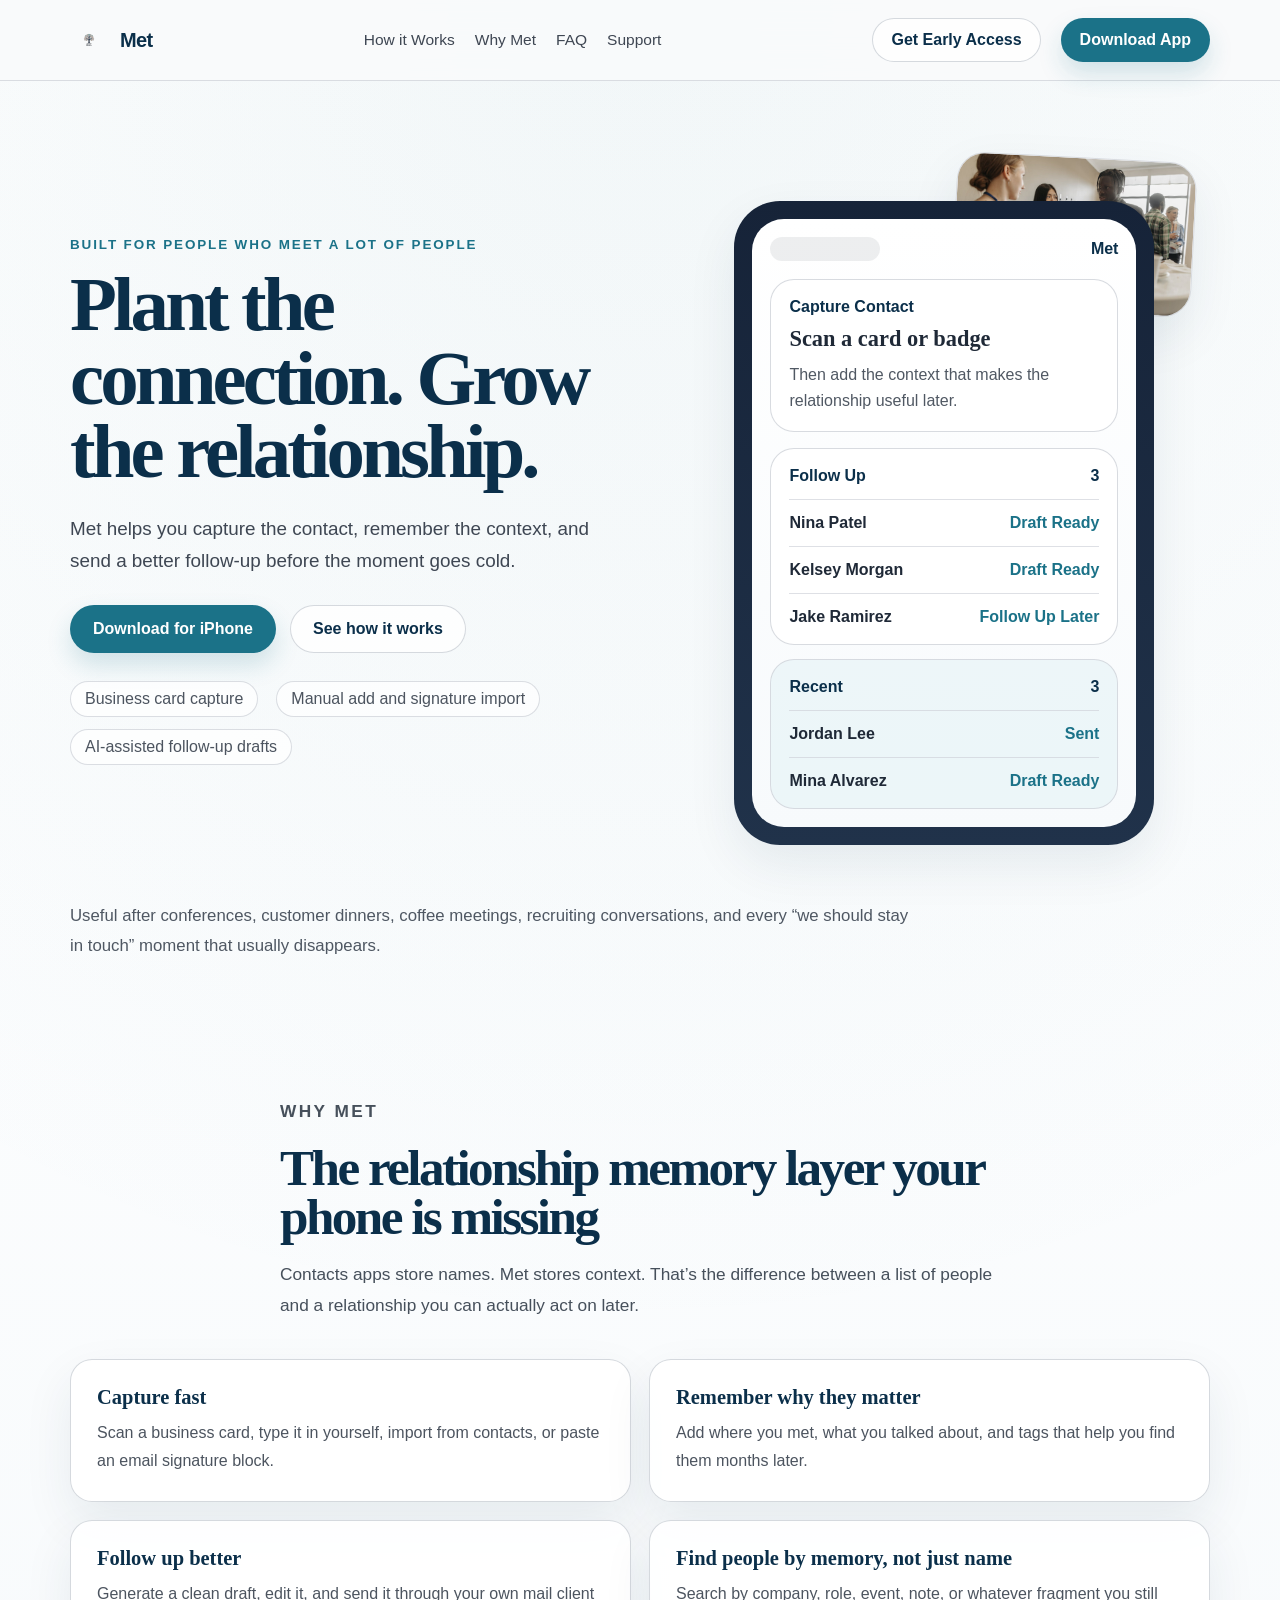
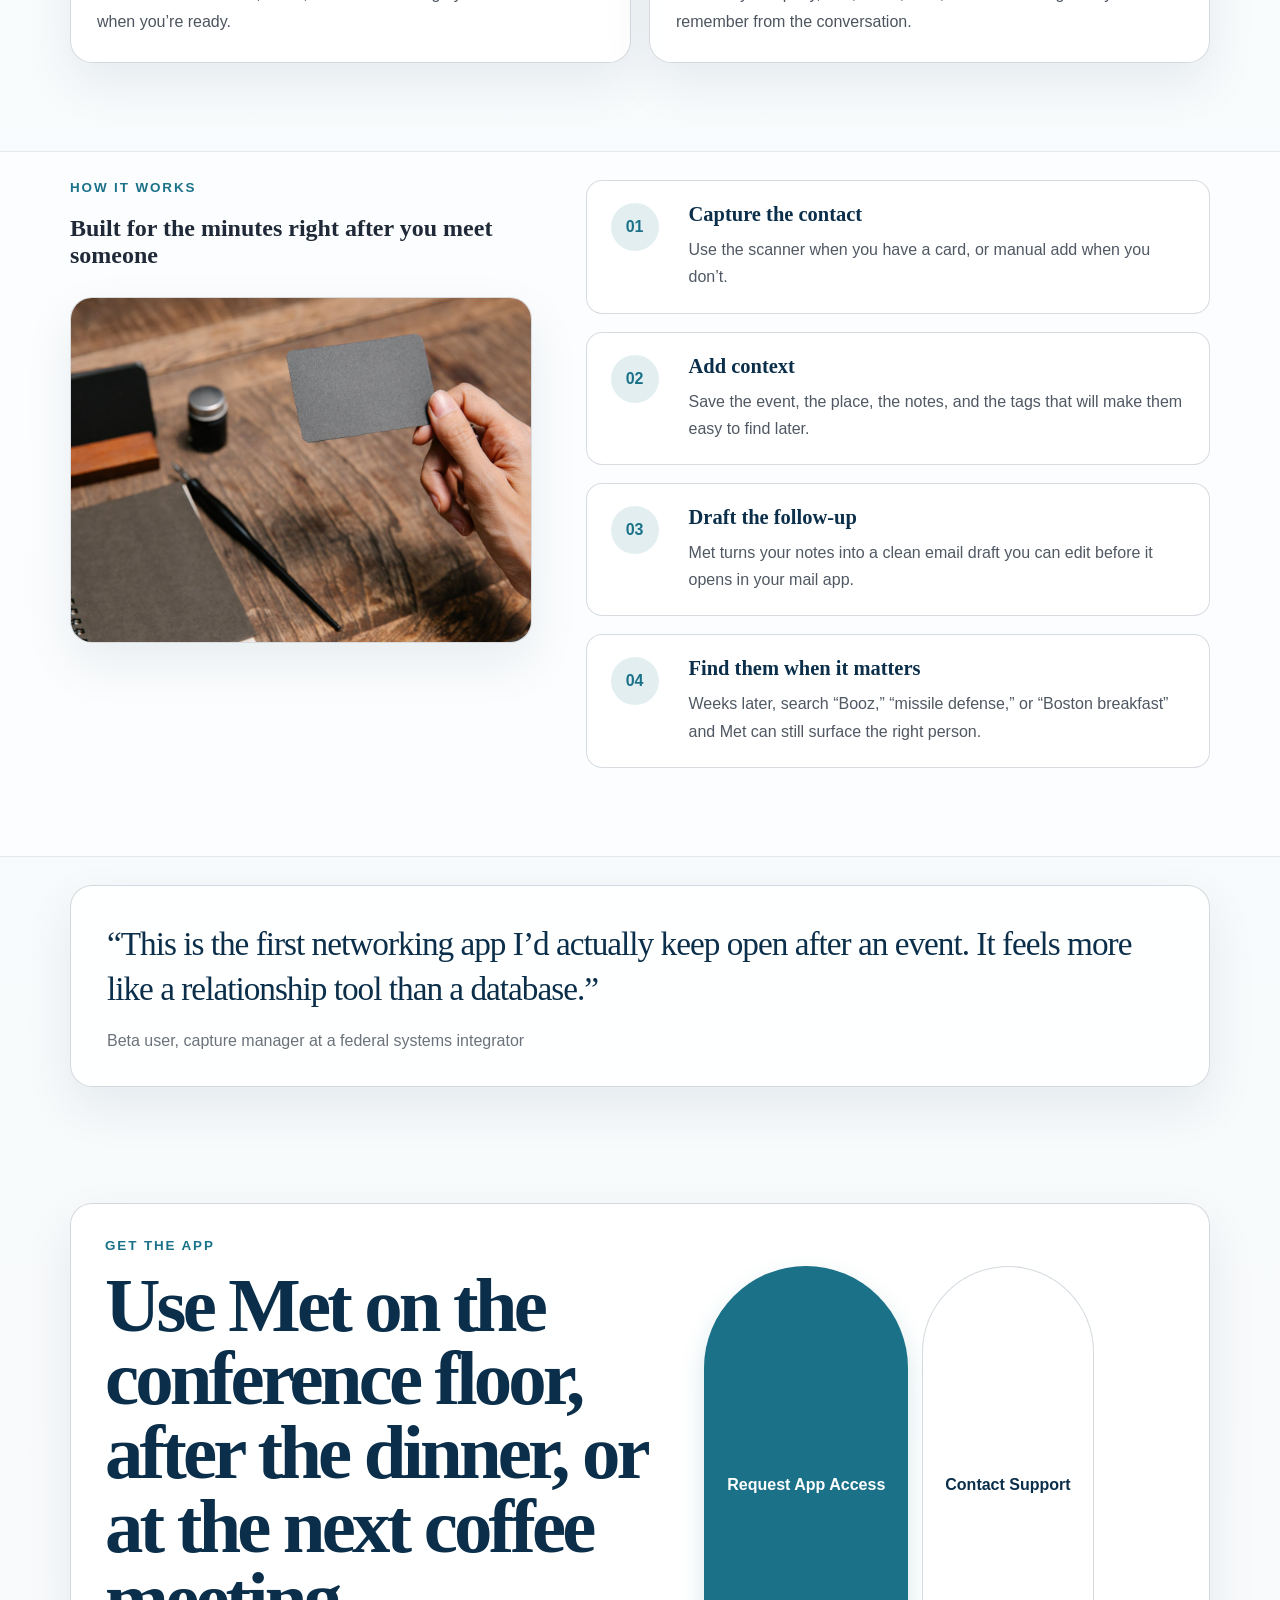
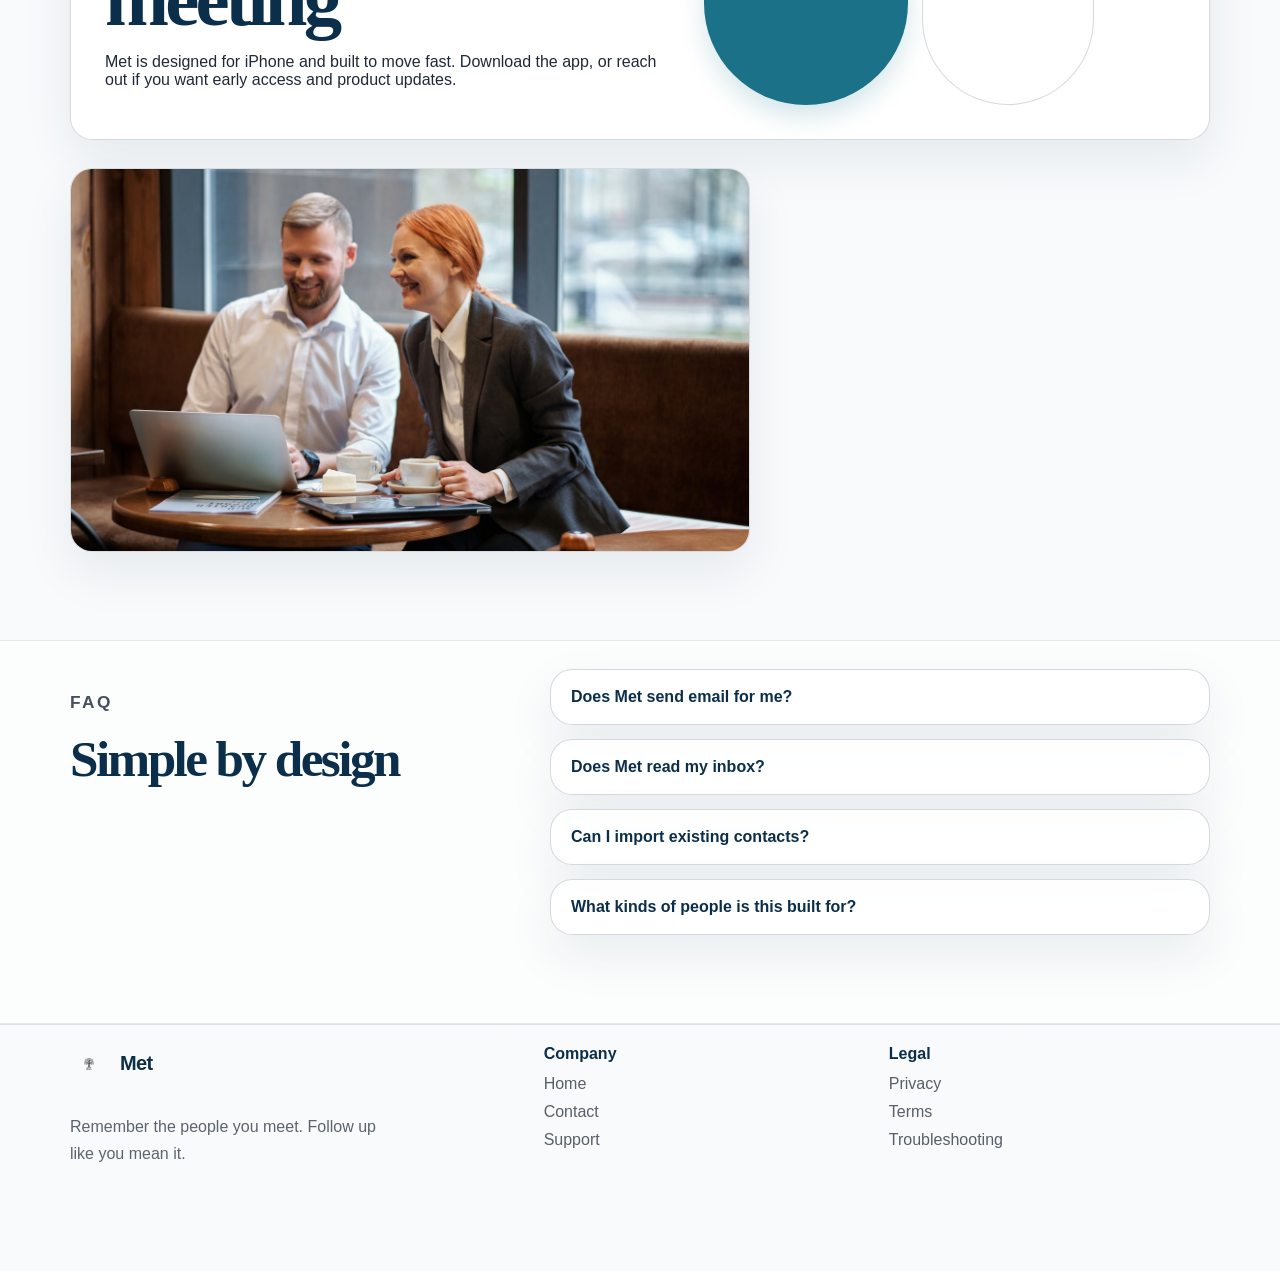
<file: index.html>
<!DOCTYPE html>
<html lang="en">
  <head>
    <meta charset="UTF-8" />
    <meta name="viewport" content="width=device-width, initial-scale=1.0" />
    <title>Met | Plant the connection. Grow the relationship.</title>
    <meta
      name="description"
      content="Met helps you capture contacts, remember the context, and follow up while it still matters."
    />
    <meta
      name="keywords"
      content="networking app, relationship follow-up app, business card scanner, contact follow-up, conference networking, capture manager CRM"
    />
    <meta name="author" content="Met" />
    <link rel="canonical" href="https://mettree.com/" />
    <meta property="og:title" content="Met | Plant the connection. Grow the relationship." />
    <meta
      property="og:description"
      content="Remember the people you meet. Follow up like you mean it."
    />
    <meta property="og:type" content="website" />
    <meta property="og:url" content="https://mettree.com/" />
    <meta property="og:image" content="https://mettree.com/assets/og-card.svg" />
    <meta name="twitter:card" content="summary_large_image" />
    <meta name="twitter:title" content="Met | Plant the connection. Grow the relationship." />
    <meta
      name="twitter:description"
      content="Capture contacts. Add context. Follow up while it’s still fresh."
    />
    <meta name="theme-color" content="#0B2F4A" />
    <link rel="icon" href="/assets/favicon.svg" type="image/svg+xml" />
    <link rel="stylesheet" href="/styles.css" />
    <script defer src="/analytics.js"></script>
    <script type="application/ld+json">
      {
        "@context": "https://schema.org",
        "@type": "SoftwareApplication",
        "name": "Met",
        "applicationCategory": "BusinessApplication",
        "operatingSystem": "iOS",
        "description": "Met helps professionals capture contacts, preserve meeting context, and draft better follow-up emails.",
        "url": "https://mettree.com/",
        "offers": {
          "@type": "Offer",
          "price": "0",
          "priceCurrency": "USD"
        },
        "publisher": {
          "@type": "Organization",
          "name": "Met"
        }
      }
    </script>
  </head>
  <body>
    <div class="site-shell">
      <header class="site-header">
        <div class="container nav-row">
          <a class="brand" href="/">
            <img src="/assets/met-mark.svg" alt="Met logo" class="brand-mark" />
            <span class="brand-name">Met</span>
          </a>

          <nav class="site-nav" aria-label="Primary">
            <a href="#how-it-works">How it Works</a>
            <a href="#why-met">Why Met</a>
            <a href="#faq">FAQ</a>
            <a href="/support/">Support</a>
          </nav>

          <div class="nav-actions">
            <a class="button button-secondary" href="mailto:hello@mettree.com?subject=Met%20for%20iPhone">
              Get Early Access
            </a>
            <a class="button button-primary" href="#download">Download App</a>
          </div>
        </div>
      </header>

      <main>
        <section class="hero">
          <div class="container hero-grid">
            <div class="hero-copy">
              <p class="eyebrow">Built for people who meet a lot of people</p>
              <h1>Plant the connection. Grow the relationship.</h1>
              <p class="hero-subhead">
                Met helps you capture the contact, remember the context, and send a better follow-up before the moment goes cold.
              </p>
              <div class="hero-actions">
                <a class="button button-primary button-large" href="#download">Download for iPhone</a>
                <a class="button button-secondary button-large" href="#how-it-works">See how it works</a>
              </div>
              <ul class="trust-strip">
                <li>Business card capture</li>
                <li>Manual add and signature import</li>
                <li>AI-assisted follow-up drafts</li>
              </ul>
            </div>

            <div class="hero-art" aria-hidden="true">
              <div class="hero-stack">
                <div class="photo-card photo-card-top">
                  <img
                    src="/assets/photos/networking-event.jpg"
                    alt="Professionals networking at a business event"
                    class="supporting-photo"
                  />
                </div>
                <div class="phone-frame">
                  <div class="phone-screen">
                    <div class="phone-header">
                      <span class="phone-pill"></span>
                      <span class="phone-title">Met</span>
                    </div>
                    <div class="phone-card">
                      <div class="phone-card-label">Capture Contact</div>
                      <div class="phone-card-title">Scan a card or badge</div>
                      <div class="phone-card-copy">Then add the context that makes the relationship useful later.</div>
                    </div>
                    <div class="phone-panel">
                      <div class="panel-header">
                        <span>Follow Up</span>
                        <span>3</span>
                      </div>
                      <div class="panel-row">
                        <strong>Nina Patel</strong>
                        <span>Draft Ready</span>
                      </div>
                      <div class="panel-row">
                        <strong>Kelsey Morgan</strong>
                        <span>Draft Ready</span>
                      </div>
                      <div class="panel-row">
                        <strong>Jake Ramirez</strong>
                        <span>Follow Up Later</span>
                      </div>
                    </div>
                    <div class="phone-panel muted">
                      <div class="panel-header">
                        <span>Recent</span>
                        <span>3</span>
                      </div>
                      <div class="panel-row">
                        <strong>Jordan Lee</strong>
                        <span>Sent</span>
                      </div>
                      <div class="panel-row">
                        <strong>Mina Alvarez</strong>
                        <span>Draft Ready</span>
                      </div>
                    </div>
                  </div>
                </div>
              </div>
            </div>
          </div>
        </section>

        <section class="logo-band">
          <div class="container">
            <p class="logo-band-copy">
              Useful after conferences, customer dinners, coffee meetings, recruiting conversations, and every “we should stay in touch” moment that usually disappears.
            </p>
          </div>
        </section>

        <section class="section" id="why-met">
          <div class="container section-intro">
            <p class="eyebrow">Why Met</p>
            <h2>The relationship memory layer your phone is missing</h2>
            <p>
              Contacts apps store names. Met stores context. That’s the difference between a list of people and a relationship you can actually act on later.
            </p>
          </div>

          <div class="container feature-grid">
            <article class="feature-card">
              <h3>Capture fast</h3>
              <p>Scan a business card, type it in yourself, import from contacts, or paste an email signature block.</p>
            </article>
            <article class="feature-card">
              <h3>Remember why they matter</h3>
              <p>Add where you met, what you talked about, and tags that help you find them months later.</p>
            </article>
            <article class="feature-card">
              <h3>Follow up better</h3>
              <p>Generate a clean draft, edit it, and send it through your own mail client when you’re ready.</p>
            </article>
            <article class="feature-card">
              <h3>Find people by memory, not just name</h3>
              <p>Search by company, role, event, note, or whatever fragment you still remember from the conversation.</p>
            </article>
          </div>
        </section>

        <section class="section section-alt" id="how-it-works">
          <div class="container split-layout">
            <div>
              <p class="eyebrow">How it Works</p>
              <h2>Built for the minutes right after you meet someone</h2>
              <div class="section-photo-frame">
                <img
                  src="/assets/photos/business-card.jpg"
                  alt="A business card being held over a desk"
                  class="section-photo"
                />
              </div>
            </div>
            <div class="steps">
              <article class="step">
                <span class="step-number">01</span>
                <div>
                  <h3>Capture the contact</h3>
                  <p>Use the scanner when you have a card, or manual add when you don’t.</p>
                </div>
              </article>
              <article class="step">
                <span class="step-number">02</span>
                <div>
                  <h3>Add context</h3>
                  <p>Save the event, the place, the notes, and the tags that will make them easy to find later.</p>
                </div>
              </article>
              <article class="step">
                <span class="step-number">03</span>
                <div>
                  <h3>Draft the follow-up</h3>
                  <p>Met turns your notes into a clean email draft you can edit before it opens in your mail app.</p>
                </div>
              </article>
              <article class="step">
                <span class="step-number">04</span>
                <div>
                  <h3>Find them when it matters</h3>
                  <p>Weeks later, search “Booz,” “missile defense,” or “Boston breakfast” and Met can still surface the right person.</p>
                </div>
              </article>
            </div>
          </div>
        </section>

        <section class="section">
          <div class="container quote-card">
            <p class="quote">
              “This is the first networking app I’d actually keep open after an event. It feels more like a relationship tool than a database.”
            </p>
            <p class="quote-attribution">Beta user, capture manager at a federal systems integrator</p>
          </div>
        </section>

        <section class="section" id="download">
          <div class="container cta-panel">
            <div>
              <p class="eyebrow">Get the app</p>
              <h2>Use Met on the conference floor, after the dinner, or at the next coffee meeting</h2>
              <p>
                Met is designed for iPhone and built to move fast. Download the app, or reach out if you want early access and product updates.
              </p>
            </div>
            <div class="cta-actions">
              <a class="button button-primary button-large" href="mailto:hello@mettree.com?subject=Met%20App%20Access">
                Request App Access
              </a>
              <a class="button button-secondary button-large" href="mailto:support@mettree.com?subject=Met%20Support">
                Contact Support
              </a>
            </div>
          </div>
          <div class="container cta-photo-row">
            <div class="cta-photo-frame">
              <img
                src="/assets/photos/coffee-meeting.jpg"
                alt="Two professionals having a coffee meeting"
                class="section-photo"
              />
            </div>
          </div>
        </section>

        <section class="section section-alt" id="faq">
          <div class="container faq-grid">
            <div class="section-intro">
              <p class="eyebrow">FAQ</p>
              <h2>Simple by design</h2>
            </div>
            <div class="faq-list">
              <details>
                <summary>Does Met send email for me?</summary>
                <p>No. Met prepares the message, then opens your mail client with the recipient, subject, and body filled in. You stay in control.</p>
              </details>
              <details>
                <summary>Does Met read my inbox?</summary>
                <p>No. Met does not scan your inbox. Any imports are driven by information you explicitly add or import.</p>
              </details>
              <details>
                <summary>Can I import existing contacts?</summary>
                <p>Yes. You can selectively import contacts from Apple Contacts so your existing network can live in one place.</p>
              </details>
              <details>
                <summary>What kinds of people is this built for?</summary>
                <p>Met is especially useful for people who meet lots of contacts in real life: sales teams, capture managers, founders, recruiters, conference operators, and business development leaders.</p>
              </details>
            </div>
          </div>
        </section>
      </main>

      <footer class="site-footer">
        <div class="container footer-grid">
          <div>
            <a class="brand footer-brand" href="/">
              <img src="/assets/met-mark.svg" alt="Met logo" class="brand-mark" />
              <span class="brand-name">Met</span>
            </a>
            <p class="footer-copy">Remember the people you meet. Follow up like you mean it.</p>
          </div>

          <div>
            <h3>Company</h3>
            <ul>
              <li><a href="/">Home</a></li>
              <li><a href="mailto:hello@mettree.com">Contact</a></li>
              <li><a href="/support/">Support</a></li>
            </ul>
          </div>

          <div>
            <h3>Legal</h3>
            <ul>
              <li><a href="/legal/privacy.html">Privacy</a></li>
              <li><a href="/legal/terms.html">Terms</a></li>
              <li><a href="/support/troubleshooting.html">Troubleshooting</a></li>
            </ul>
          </div>
        </div>
      </footer>
    </div>

    <script defer src="/script.js"></script>
  </body>
</html>
</file>
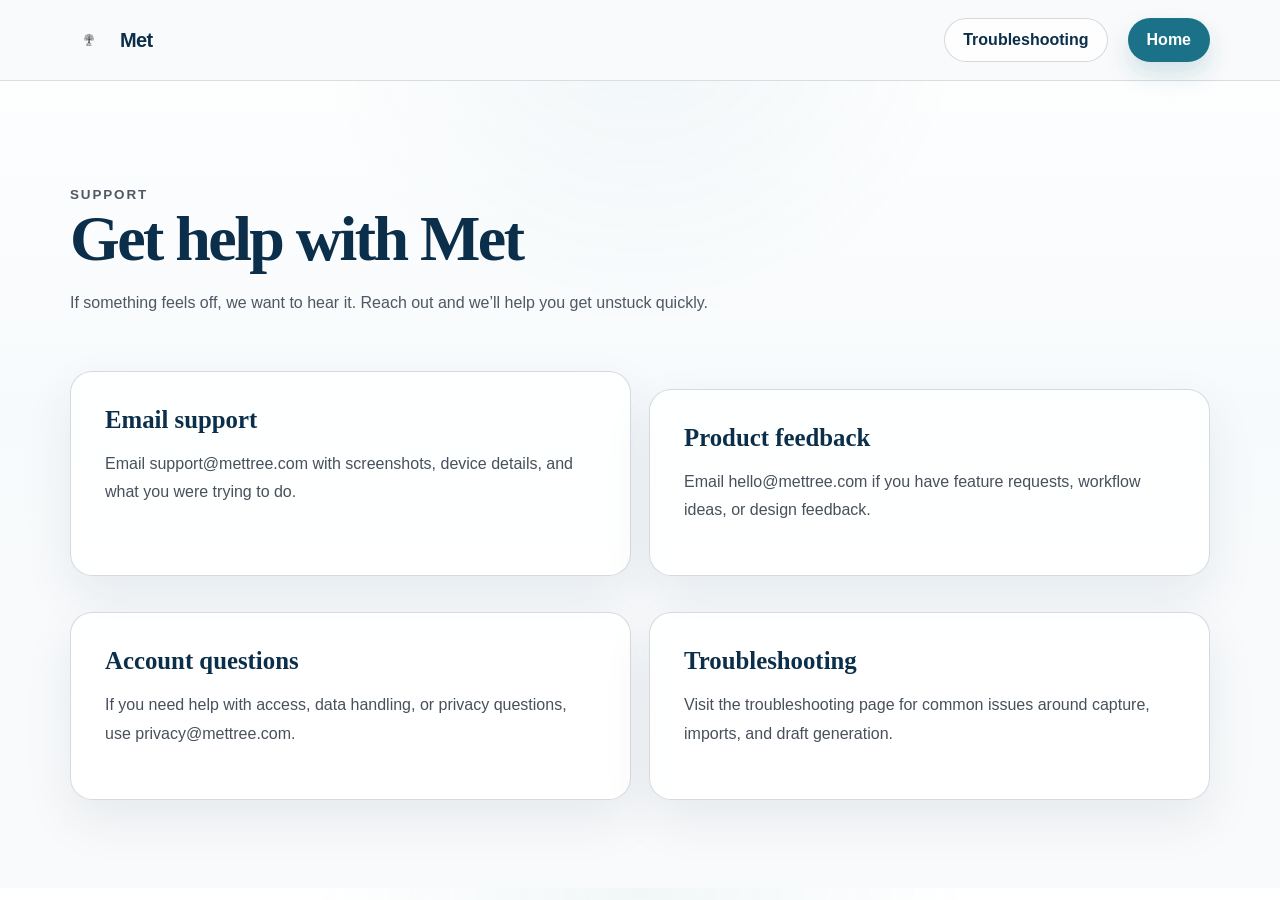
<file: support/index.html>
<!DOCTYPE html>
<html lang="en">
  <head>
    <meta charset="UTF-8" />
    <meta name="viewport" content="width=device-width, initial-scale=1.0" />
    <title>Support | Met</title>
    <meta name="description" content="Support for Met" />
    <link rel="canonical" href="https://mettree.com/support/" />
    <link rel="icon" href="/assets/favicon.svg" type="image/svg+xml" />
    <link rel="stylesheet" href="/styles.css" />
  </head>
  <body>
    <header class="site-header">
      <div class="container nav-row">
        <a class="brand" href="/">
          <img src="/assets/met-mark.svg" alt="Met logo" class="brand-mark" />
          <span class="brand-name">Met</span>
        </a>
        <div class="nav-actions">
          <a class="button button-secondary" href="/support/troubleshooting.html">Troubleshooting</a>
          <a class="button button-primary" href="/">Home</a>
        </div>
      </div>
    </header>

    <main>
      <section class="page-hero">
        <div class="container">
          <p class="eyebrow">Support</p>
          <h1>Get help with Met</h1>
          <p>If something feels off, we want to hear it. Reach out and we’ll help you get unstuck quickly.</p>
        </div>
      </section>

      <section class="section">
        <div class="container support-grid">
          <article class="content-panel">
            <h2>Email support</h2>
            <p>Email <a href="mailto:support@mettree.com">support@mettree.com</a> with screenshots, device details, and what you were trying to do.</p>
          </article>
          <article class="content-panel">
            <h2>Product feedback</h2>
            <p>Email <a href="mailto:hello@mettree.com">hello@mettree.com</a> if you have feature requests, workflow ideas, or design feedback.</p>
          </article>
          <article class="content-panel">
            <h2>Account questions</h2>
            <p>If you need help with access, data handling, or privacy questions, use <a href="mailto:privacy@mettree.com">privacy@mettree.com</a>.</p>
          </article>
          <article class="content-panel">
            <h2>Troubleshooting</h2>
            <p>Visit the troubleshooting page for common issues around capture, imports, and draft generation.</p>
          </article>
        </div>
      </section>
    </main>
  </body>
</html>
</file>
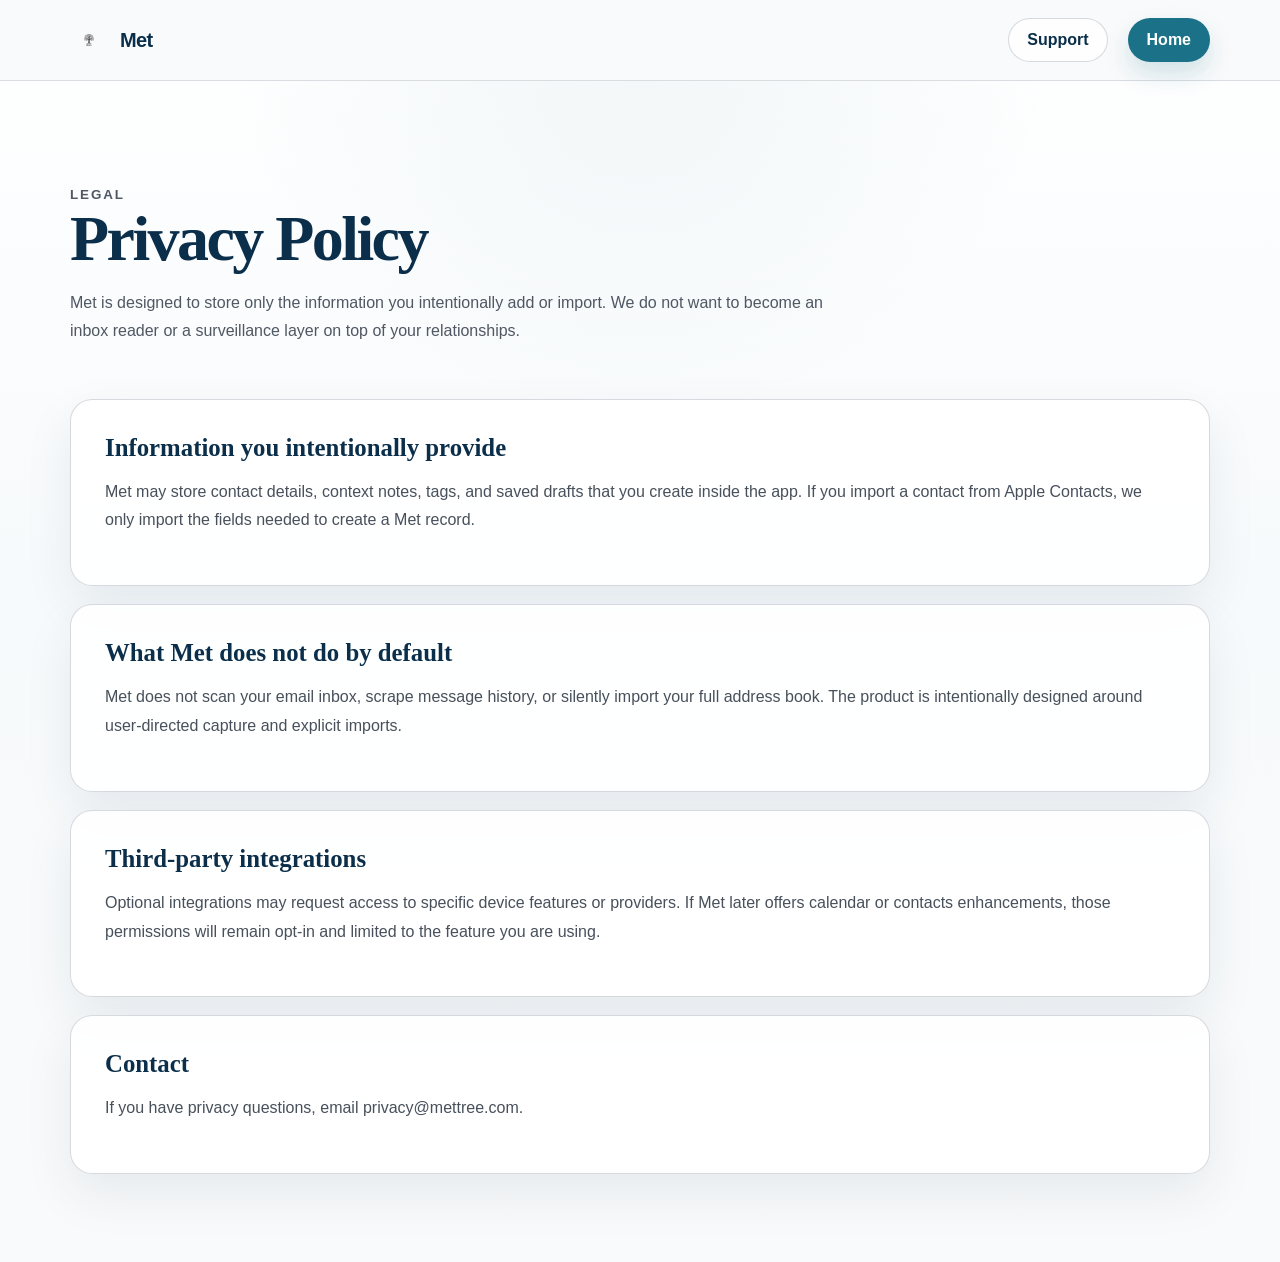
<file: legal/privacy.html>
<!DOCTYPE html>
<html lang="en">
  <head>
    <meta charset="UTF-8" />
    <meta name="viewport" content="width=device-width, initial-scale=1.0" />
    <title>Privacy Policy | Met</title>
    <meta name="description" content="Met privacy policy" />
    <link rel="canonical" href="https://mettree.com/legal/privacy.html" />
    <link rel="icon" href="/assets/favicon.svg" type="image/svg+xml" />
    <link rel="stylesheet" href="/styles.css" />
  </head>
  <body>
    <header class="site-header">
      <div class="container nav-row">
        <a class="brand" href="/">
          <img src="/assets/met-mark.svg" alt="Met logo" class="brand-mark" />
          <span class="brand-name">Met</span>
        </a>
        <div class="nav-actions">
          <a class="button button-secondary" href="/support/">Support</a>
          <a class="button button-primary" href="/">Home</a>
        </div>
      </div>
    </header>

    <main>
      <section class="page-hero">
        <div class="container">
          <p class="eyebrow">Legal</p>
          <h1>Privacy Policy</h1>
          <p>Met is designed to store only the information you intentionally add or import. We do not want to become an inbox reader or a surveillance layer on top of your relationships.</p>
        </div>
      </section>

      <section class="section">
        <div class="container">
          <article class="content-panel">
            <h2>Information you intentionally provide</h2>
            <p>Met may store contact details, context notes, tags, and saved drafts that you create inside the app. If you import a contact from Apple Contacts, we only import the fields needed to create a Met record.</p>
          </article>
          <article class="content-panel">
            <h2>What Met does not do by default</h2>
            <p>Met does not scan your email inbox, scrape message history, or silently import your full address book. The product is intentionally designed around user-directed capture and explicit imports.</p>
          </article>
          <article class="content-panel">
            <h2>Third-party integrations</h2>
            <p>Optional integrations may request access to specific device features or providers. If Met later offers calendar or contacts enhancements, those permissions will remain opt-in and limited to the feature you are using.</p>
          </article>
          <article class="content-panel">
            <h2>Contact</h2>
            <p>If you have privacy questions, email <a href="mailto:privacy@mettree.com">privacy@mettree.com</a>.</p>
          </article>
        </div>
      </section>
    </main>
  </body>
</html>
</file>
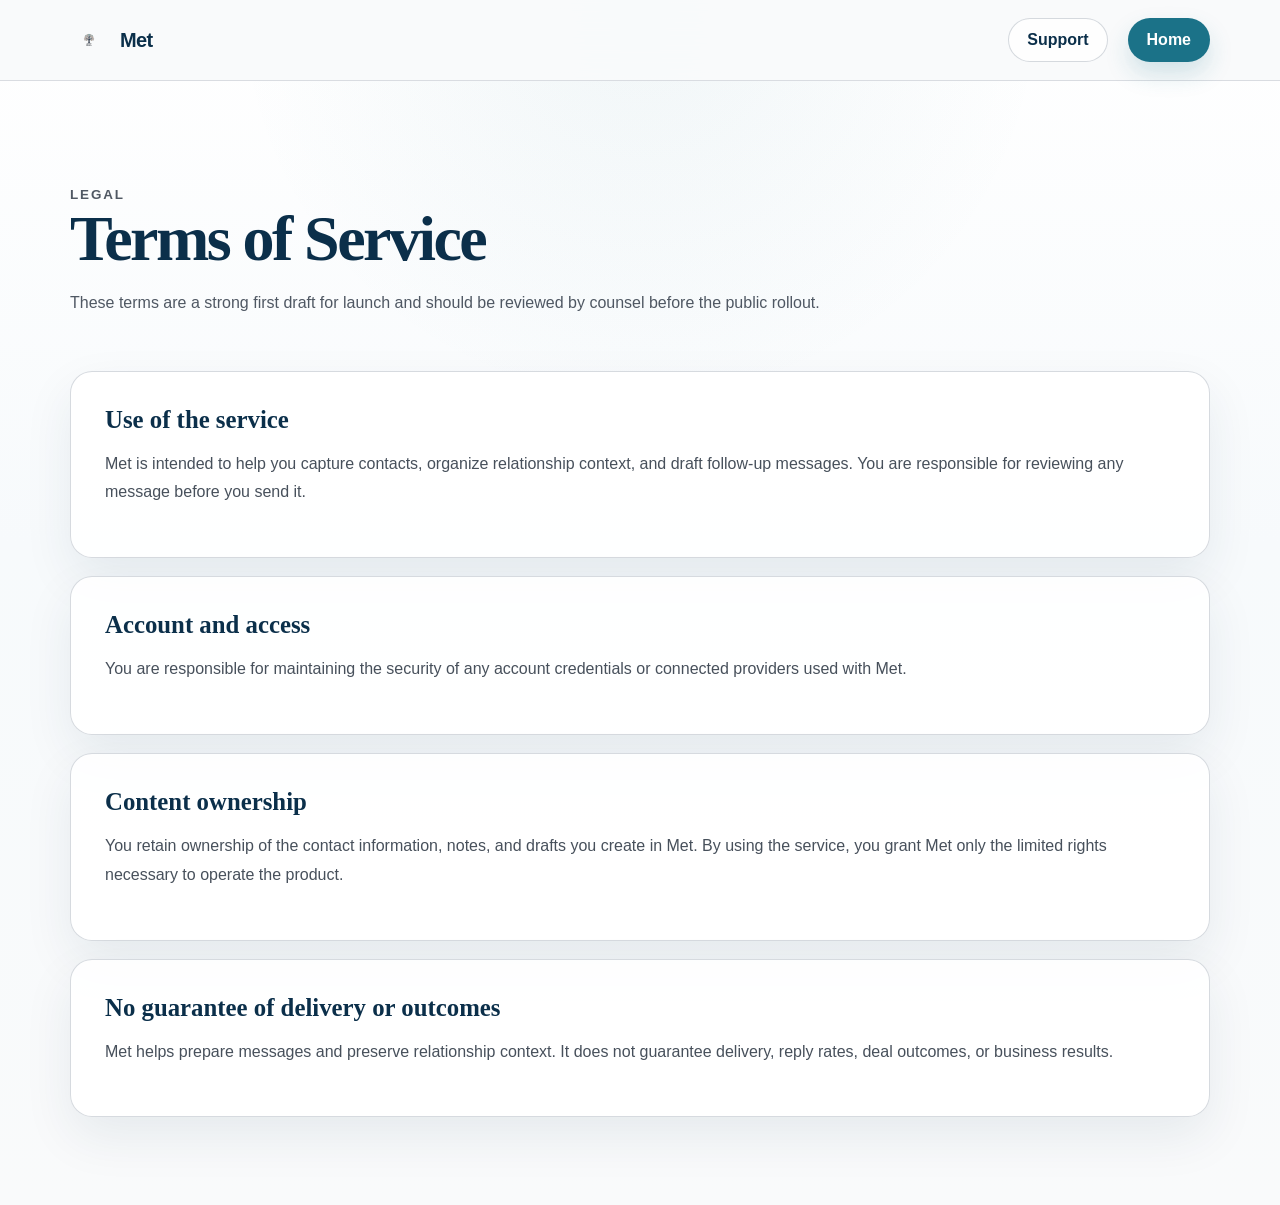
<file: legal/terms.html>
<!DOCTYPE html>
<html lang="en">
  <head>
    <meta charset="UTF-8" />
    <meta name="viewport" content="width=device-width, initial-scale=1.0" />
    <title>Terms of Service | Met</title>
    <meta name="description" content="Met terms of service" />
    <link rel="canonical" href="https://mettree.com/legal/terms.html" />
    <link rel="icon" href="/assets/favicon.svg" type="image/svg+xml" />
    <link rel="stylesheet" href="/styles.css" />
  </head>
  <body>
    <header class="site-header">
      <div class="container nav-row">
        <a class="brand" href="/">
          <img src="/assets/met-mark.svg" alt="Met logo" class="brand-mark" />
          <span class="brand-name">Met</span>
        </a>
        <div class="nav-actions">
          <a class="button button-secondary" href="/support/">Support</a>
          <a class="button button-primary" href="/">Home</a>
        </div>
      </div>
    </header>

    <main>
      <section class="page-hero">
        <div class="container">
          <p class="eyebrow">Legal</p>
          <h1>Terms of Service</h1>
          <p>These terms are a strong first draft for launch and should be reviewed by counsel before the public rollout.</p>
        </div>
      </section>

      <section class="section">
        <div class="container">
          <article class="content-panel">
            <h2>Use of the service</h2>
            <p>Met is intended to help you capture contacts, organize relationship context, and draft follow-up messages. You are responsible for reviewing any message before you send it.</p>
          </article>
          <article class="content-panel">
            <h2>Account and access</h2>
            <p>You are responsible for maintaining the security of any account credentials or connected providers used with Met.</p>
          </article>
          <article class="content-panel">
            <h2>Content ownership</h2>
            <p>You retain ownership of the contact information, notes, and drafts you create in Met. By using the service, you grant Met only the limited rights necessary to operate the product.</p>
          </article>
          <article class="content-panel">
            <h2>No guarantee of delivery or outcomes</h2>
            <p>Met helps prepare messages and preserve relationship context. It does not guarantee delivery, reply rates, deal outcomes, or business results.</p>
          </article>
        </div>
      </section>
    </main>
  </body>
</html>
</file>
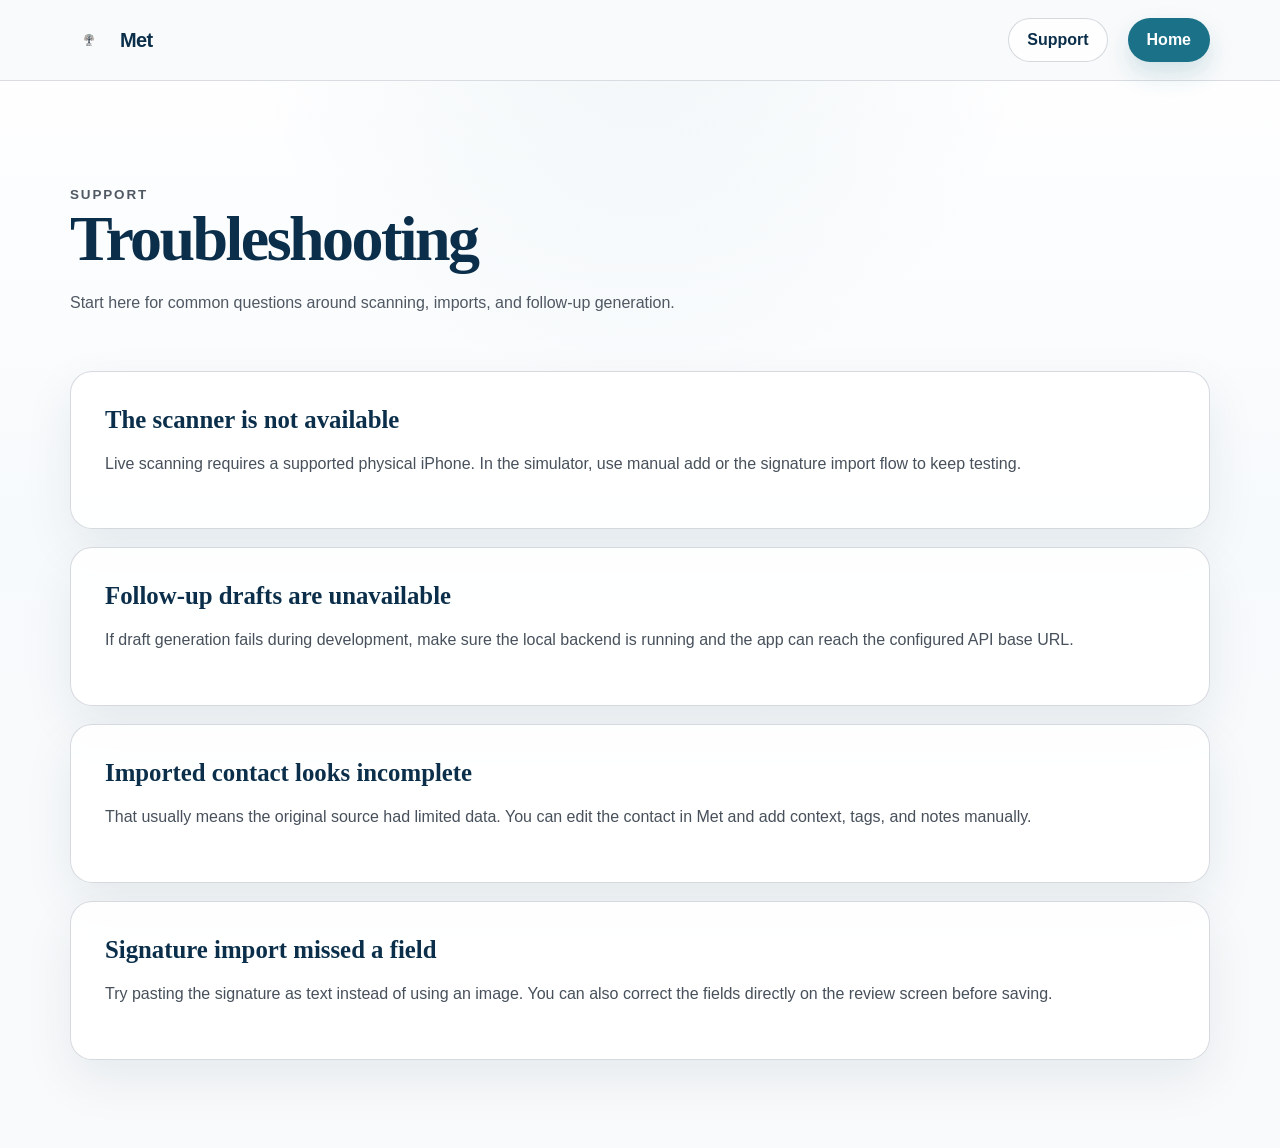
<file: support/troubleshooting.html>
<!DOCTYPE html>
<html lang="en">
  <head>
    <meta charset="UTF-8" />
    <meta name="viewport" content="width=device-width, initial-scale=1.0" />
    <title>Troubleshooting | Met</title>
    <meta name="description" content="Troubleshooting for Met" />
    <link rel="canonical" href="https://mettree.com/support/troubleshooting.html" />
    <link rel="icon" href="/assets/favicon.svg" type="image/svg+xml" />
    <link rel="stylesheet" href="/styles.css" />
  </head>
  <body>
    <header class="site-header">
      <div class="container nav-row">
        <a class="brand" href="/">
          <img src="/assets/met-mark.svg" alt="Met logo" class="brand-mark" />
          <span class="brand-name">Met</span>
        </a>
        <div class="nav-actions">
          <a class="button button-secondary" href="/support/">Support</a>
          <a class="button button-primary" href="/">Home</a>
        </div>
      </div>
    </header>

    <main>
      <section class="page-hero">
        <div class="container">
          <p class="eyebrow">Support</p>
          <h1>Troubleshooting</h1>
          <p>Start here for common questions around scanning, imports, and follow-up generation.</p>
        </div>
      </section>

      <section class="section">
        <div class="container">
          <article class="content-panel">
            <h2>The scanner is not available</h2>
            <p>Live scanning requires a supported physical iPhone. In the simulator, use manual add or the signature import flow to keep testing.</p>
          </article>
          <article class="content-panel">
            <h2>Follow-up drafts are unavailable</h2>
            <p>If draft generation fails during development, make sure the local backend is running and the app can reach the configured API base URL.</p>
          </article>
          <article class="content-panel">
            <h2>Imported contact looks incomplete</h2>
            <p>That usually means the original source had limited data. You can edit the contact in Met and add context, tags, and notes manually.</p>
          </article>
          <article class="content-panel">
            <h2>Signature import missed a field</h2>
            <p>Try pasting the signature as text instead of using an image. You can also correct the fields directly on the review screen before saving.</p>
          </article>
        </div>
      </section>
    </main>
  </body>
</html>
</file>
<file: styles.css>
:root {
  --navy: #0b2f4a;
  --charcoal: #1f2937;
  --teal: #1b7288;
  --gold: #d4a93a;
  --paper: #f9fafb;
  --white: #ffffff;
  --border: #d1d5db;
  --slate-wash: rgba(11, 47, 74, 0.08);
  --teal-wash: rgba(27, 114, 136, 0.12);
  --gold-wash: rgba(212, 169, 58, 0.14);
  --shadow: 0 20px 50px rgba(11, 47, 74, 0.08);
  --radius-xl: 30px;
  --radius-lg: 22px;
  --radius-md: 16px;
  --container: 1140px;
}

* {
  box-sizing: border-box;
}

html {
  scroll-behavior: smooth;
}

body {
  margin: 0;
  font-family: "Iowan Old Style", "Palatino Linotype", "Book Antiqua", Palatino, Georgia, serif;
  background:
    radial-gradient(circle at top center, rgba(27, 114, 136, 0.06), transparent 30%),
    linear-gradient(180deg, #ffffff 0%, #f7fafc 45%, #f9fafb 100%);
  color: var(--charcoal);
}

img {
  max-width: 100%;
  display: block;
}

a {
  color: inherit;
  text-decoration: none;
}

.container {
  width: min(var(--container), calc(100% - 40px));
  margin: 0 auto;
}

.site-shell {
  min-height: 100vh;
}

.site-header {
  position: sticky;
  top: 0;
  z-index: 20;
  background: rgba(249, 250, 251, 0.92);
  backdrop-filter: blur(18px);
  border-bottom: 1px solid rgba(209, 213, 219, 0.8);
}

.nav-row {
  display: flex;
  align-items: center;
  justify-content: space-between;
  gap: 24px;
  padding: 18px 0;
}

.brand {
  display: inline-flex;
  align-items: center;
  gap: 12px;
  font-family: ui-sans-serif, -apple-system, BlinkMacSystemFont, "Segoe UI", sans-serif;
  font-weight: 700;
  color: var(--navy);
}

.brand-mark {
  width: 38px;
  height: 38px;
}

.brand-name {
  font-size: 1.25rem;
  letter-spacing: -0.03em;
}

.site-nav,
.nav-actions {
  display: flex;
  align-items: center;
  gap: 20px;
}

.site-nav a {
  font-family: ui-sans-serif, -apple-system, BlinkMacSystemFont, "Segoe UI", sans-serif;
  font-size: 0.97rem;
  color: rgba(31, 41, 55, 0.86);
}

.button {
  display: inline-flex;
  align-items: center;
  justify-content: center;
  gap: 8px;
  border-radius: 999px;
  border: 1px solid transparent;
  padding: 12px 18px;
  font-family: ui-sans-serif, -apple-system, BlinkMacSystemFont, "Segoe UI", sans-serif;
  font-weight: 600;
  transition: transform 150ms ease, box-shadow 150ms ease, background 150ms ease;
}

.button:hover {
  transform: translateY(-1px);
}

.button-primary {
  background: var(--teal);
  color: white;
  box-shadow: 0 12px 24px rgba(27, 114, 136, 0.18);
}

.button-secondary {
  background: rgba(255, 255, 255, 0.8);
  color: var(--navy);
  border-color: rgba(209, 213, 219, 0.9);
}

.button-large {
  padding: 14px 22px;
}

.hero {
  padding: 76px 0 56px;
}

.hero-grid {
  display: grid;
  grid-template-columns: minmax(0, 1.05fr) minmax(360px, 0.95fr);
  gap: 64px;
  align-items: center;
}

.eyebrow {
  margin: 0 0 16px;
  color: var(--teal);
  font-family: ui-sans-serif, -apple-system, BlinkMacSystemFont, "Segoe UI", sans-serif;
  font-size: 0.84rem;
  font-weight: 700;
  letter-spacing: 0.14em;
  text-transform: uppercase;
}

.hero h1,
.section-intro h2,
.cta-panel h2 {
  margin: 0;
  color: var(--navy);
  font-size: clamp(2.8rem, 6vw, 5rem);
  line-height: 0.96;
  letter-spacing: -0.05em;
}

.hero-subhead,
.section-intro p,
.cta-panel p,
.feature-card p,
.step p,
.faq-list p,
.footer-copy,
.logo-band-copy,
.quote-attribution {
  font-family: ui-sans-serif, -apple-system, BlinkMacSystemFont, "Segoe UI", sans-serif;
}

.hero-subhead {
  max-width: 620px;
  margin: 24px 0 0;
  font-size: 1.18rem;
  line-height: 1.7;
  color: rgba(31, 41, 55, 0.86);
}

.hero-actions,
.cta-actions {
  display: flex;
  flex-wrap: wrap;
  gap: 14px;
  margin-top: 28px;
}

.trust-strip {
  display: flex;
  flex-wrap: wrap;
  gap: 12px 18px;
  margin: 28px 0 0;
  padding: 0;
  list-style: none;
  font-family: ui-sans-serif, -apple-system, BlinkMacSystemFont, "Segoe UI", sans-serif;
  color: rgba(31, 41, 55, 0.8);
}

.trust-strip li {
  padding: 8px 14px;
  border-radius: 999px;
  background: rgba(255, 255, 255, 0.7);
  border: 1px solid rgba(209, 213, 219, 0.8);
}

.hero-art {
  display: flex;
  justify-content: center;
}

.hero-stack {
  position: relative;
  width: min(100%, 440px);
  padding-top: 44px;
}

.photo-card {
  overflow: hidden;
  border-radius: 28px;
  background: white;
  border: 1px solid rgba(209, 213, 219, 0.84);
  box-shadow: var(--shadow);
}

.photo-card-top {
  position: absolute;
  top: 0;
  right: -20px;
  width: 240px;
  z-index: 0;
  transform: rotate(3deg);
}

.phone-frame {
  width: min(100%, 420px);
  padding: 18px;
  border-radius: 46px;
  background: linear-gradient(180deg, #162338 0%, #20324a 100%);
  box-shadow: var(--shadow);
  position: relative;
  z-index: 1;
}

.phone-screen {
  padding: 18px;
  border-radius: 32px;
  background: linear-gradient(180deg, #ffffff 0%, #f7fafc 100%);
}

.phone-header {
  display: flex;
  align-items: center;
  justify-content: space-between;
  margin-bottom: 18px;
}

.phone-pill {
  width: 110px;
  height: 24px;
  border-radius: 999px;
  background: rgba(31, 41, 55, 0.08);
}

.phone-title {
  font-family: ui-sans-serif, -apple-system, BlinkMacSystemFont, "Segoe UI", sans-serif;
  font-weight: 700;
  color: var(--navy);
}

.phone-card,
.phone-panel {
  border-radius: 24px;
  padding: 18px;
  background: white;
  border: 1px solid rgba(209, 213, 219, 0.84);
}

.phone-card {
  margin-bottom: 16px;
}

.phone-card-label,
.panel-header {
  display: flex;
  justify-content: space-between;
  gap: 12px;
  font-family: ui-sans-serif, -apple-system, BlinkMacSystemFont, "Segoe UI", sans-serif;
  font-weight: 700;
  color: var(--navy);
}

.phone-card-title {
  margin-top: 10px;
  font-size: 1.4rem;
  font-weight: 700;
  color: var(--charcoal);
}

.phone-card-copy {
  margin-top: 10px;
  color: rgba(31, 41, 55, 0.78);
  font-family: ui-sans-serif, -apple-system, BlinkMacSystemFont, "Segoe UI", sans-serif;
  line-height: 1.6;
}

.phone-panel {
  margin-top: 14px;
}

.phone-panel.muted {
  background: rgba(232, 244, 247, 0.72);
}

.panel-row {
  display: flex;
  justify-content: space-between;
  gap: 12px;
  padding-top: 14px;
  margin-top: 14px;
  border-top: 1px solid rgba(209, 213, 219, 0.72);
  font-family: ui-sans-serif, -apple-system, BlinkMacSystemFont, "Segoe UI", sans-serif;
}

.panel-row strong {
  color: var(--charcoal);
}

.panel-row span {
  color: var(--teal);
  font-weight: 600;
  white-space: nowrap;
}

.logo-band,
.section,
.site-footer {
  padding: 28px 0 88px;
}

.logo-band {
  padding-top: 0;
}

.logo-band-copy {
  max-width: 840px;
  margin: 0;
  font-size: 1.05rem;
  line-height: 1.8;
  color: rgba(31, 41, 55, 0.78);
}

.section-alt {
  background: rgba(255, 255, 255, 0.48);
  border-block: 1px solid rgba(209, 213, 219, 0.52);
}

.section-intro {
  max-width: 720px;
}

.section-intro h2 {
  font-size: clamp(2.2rem, 4vw, 3.8rem);
}

.section-intro p {
  margin-top: 18px;
  font-size: 1.08rem;
  line-height: 1.8;
  color: rgba(31, 41, 55, 0.82);
}

.section-photo-frame,
.cta-photo-frame {
  overflow: hidden;
  margin-top: 28px;
  border-radius: var(--radius-lg);
  border: 1px solid rgba(209, 213, 219, 0.84);
  box-shadow: var(--shadow);
  background: white;
}

.section-photo,
.supporting-photo {
  width: 100%;
  height: 100%;
  object-fit: cover;
}

.section-photo-frame {
  aspect-ratio: 4 / 3;
}

.cta-photo-row {
  margin-top: 20px;
}

.cta-photo-frame {
  max-width: 680px;
}

.cta-photo-frame .section-photo {
  aspect-ratio: 16 / 9;
}

.feature-grid {
  display: grid;
  grid-template-columns: repeat(2, minmax(0, 1fr));
  gap: 18px;
  margin-top: 38px;
}

.feature-card,
.quote-card,
.cta-panel,
.faq-list details {
  background: rgba(255, 255, 255, 0.88);
  border: 1px solid rgba(209, 213, 219, 0.9);
  border-radius: var(--radius-lg);
  box-shadow: var(--shadow);
}

.feature-card {
  padding: 26px;
}

.feature-card h3,
.step h3 {
  margin: 0 0 10px;
  font-size: 1.28rem;
  color: var(--navy);
}

.feature-card p {
  margin: 0;
  line-height: 1.75;
  color: rgba(31, 41, 55, 0.8);
}

.split-layout {
  display: grid;
  grid-template-columns: minmax(0, 0.85fr) minmax(0, 1.15fr);
  gap: 54px;
  align-items: start;
}

.steps {
  display: grid;
  gap: 18px;
}

.step {
  display: grid;
  grid-template-columns: 60px 1fr;
  gap: 18px;
  align-items: start;
  padding: 22px 24px;
  background: rgba(255, 255, 255, 0.82);
  border: 1px solid rgba(209, 213, 219, 0.84);
  border-radius: var(--radius-md);
}

.step-number {
  display: inline-flex;
  align-items: center;
  justify-content: center;
  width: 48px;
  height: 48px;
  border-radius: 50%;
  background: var(--teal-wash);
  color: var(--teal);
  font-family: ui-sans-serif, -apple-system, BlinkMacSystemFont, "Segoe UI", sans-serif;
  font-weight: 700;
}

.step p {
  margin: 0;
  line-height: 1.7;
  color: rgba(31, 41, 55, 0.78);
}

.quote-card {
  padding: 36px;
}

.quote {
  margin: 0;
  font-size: clamp(1.6rem, 2.6vw, 2.4rem);
  line-height: 1.35;
  color: var(--navy);
  letter-spacing: -0.03em;
}

.quote-attribution {
  margin: 20px 0 0;
  color: rgba(31, 41, 55, 0.66);
}

.cta-panel {
  display: grid;
  grid-template-columns: minmax(0, 1.1fr) minmax(280px, 0.9fr);
  gap: 24px;
  padding: 34px;
}

.faq-grid {
  display: grid;
  grid-template-columns: minmax(0, 0.8fr) minmax(0, 1.2fr);
  gap: 40px;
}

.faq-list {
  display: grid;
  gap: 14px;
}

.faq-list details {
  padding: 18px 20px;
}

.faq-list summary {
  cursor: pointer;
  list-style: none;
  font-family: ui-sans-serif, -apple-system, BlinkMacSystemFont, "Segoe UI", sans-serif;
  font-weight: 700;
  color: var(--navy);
}

.faq-list summary::-webkit-details-marker {
  display: none;
}

.faq-list p {
  margin: 12px 0 0;
  line-height: 1.7;
  color: rgba(31, 41, 55, 0.78);
}

.site-footer {
  padding-top: 20px;
  border-top: 1px solid rgba(209, 213, 219, 0.68);
}

.footer-grid {
  display: grid;
  grid-template-columns: 1.4fr 1fr 1fr;
  gap: 24px;
}

.footer-brand {
  margin-bottom: 14px;
}

.footer-copy {
  max-width: 320px;
  color: rgba(31, 41, 55, 0.72);
  line-height: 1.7;
}

.site-footer h3 {
  margin: 0 0 12px;
  font-size: 1rem;
  font-family: ui-sans-serif, -apple-system, BlinkMacSystemFont, "Segoe UI", sans-serif;
  color: var(--navy);
}

.site-footer ul {
  margin: 0;
  padding: 0;
  list-style: none;
  display: grid;
  gap: 10px;
  font-family: ui-sans-serif, -apple-system, BlinkMacSystemFont, "Segoe UI", sans-serif;
  color: rgba(31, 41, 55, 0.74);
}

.page-hero {
  padding: 84px 0 26px;
}

.page-hero h1 {
  margin: 0;
  color: var(--navy);
  font-size: clamp(2.5rem, 5vw, 4.4rem);
  line-height: 1;
  letter-spacing: -0.04em;
}

.page-hero p {
  max-width: 760px;
  margin: 18px 0 0;
  font-family: ui-sans-serif, -apple-system, BlinkMacSystemFont, "Segoe UI", sans-serif;
  color: rgba(31, 41, 55, 0.78);
  line-height: 1.75;
}

.content-panel {
  background: rgba(255, 255, 255, 0.88);
  border: 1px solid rgba(209, 213, 219, 0.88);
  border-radius: var(--radius-lg);
  box-shadow: var(--shadow);
  padding: 34px;
}

.content-panel + .content-panel {
  margin-top: 18px;
}

.content-panel h2 {
  margin: 0 0 12px;
  color: var(--navy);
  font-size: 1.55rem;
}

.content-panel p,
.content-panel li {
  font-family: ui-sans-serif, -apple-system, BlinkMacSystemFont, "Segoe UI", sans-serif;
  line-height: 1.8;
  color: rgba(31, 41, 55, 0.82);
}

.content-panel ul {
  padding-left: 20px;
}

.support-grid {
  display: grid;
  grid-template-columns: repeat(2, minmax(0, 1fr));
  gap: 18px;
}

@media (max-width: 1024px) {
  .site-nav {
    display: none;
  }

  .hero-grid,
  .split-layout,
  .cta-panel,
  .faq-grid,
  .footer-grid {
    grid-template-columns: 1fr;
  }
}

@media (max-width: 720px) {
  .nav-row {
    flex-wrap: wrap;
  }

  .nav-actions {
    width: 100%;
  }

  .nav-actions .button {
    flex: 1;
  }

  .feature-grid,
  .support-grid {
    grid-template-columns: 1fr;
  }

  .photo-card-top {
    position: relative;
    inset: auto;
    width: 100%;
    margin-bottom: 18px;
    transform: none;
  }

  .hero-stack {
    padding-top: 0;
  }

  .hero {
    padding-top: 48px;
  }

  .container {
    width: min(var(--container), calc(100% - 28px));
  }

  .quote-card,
  .cta-panel,
  .content-panel,
  .feature-card {
    padding: 24px;
  }
}
</file>
